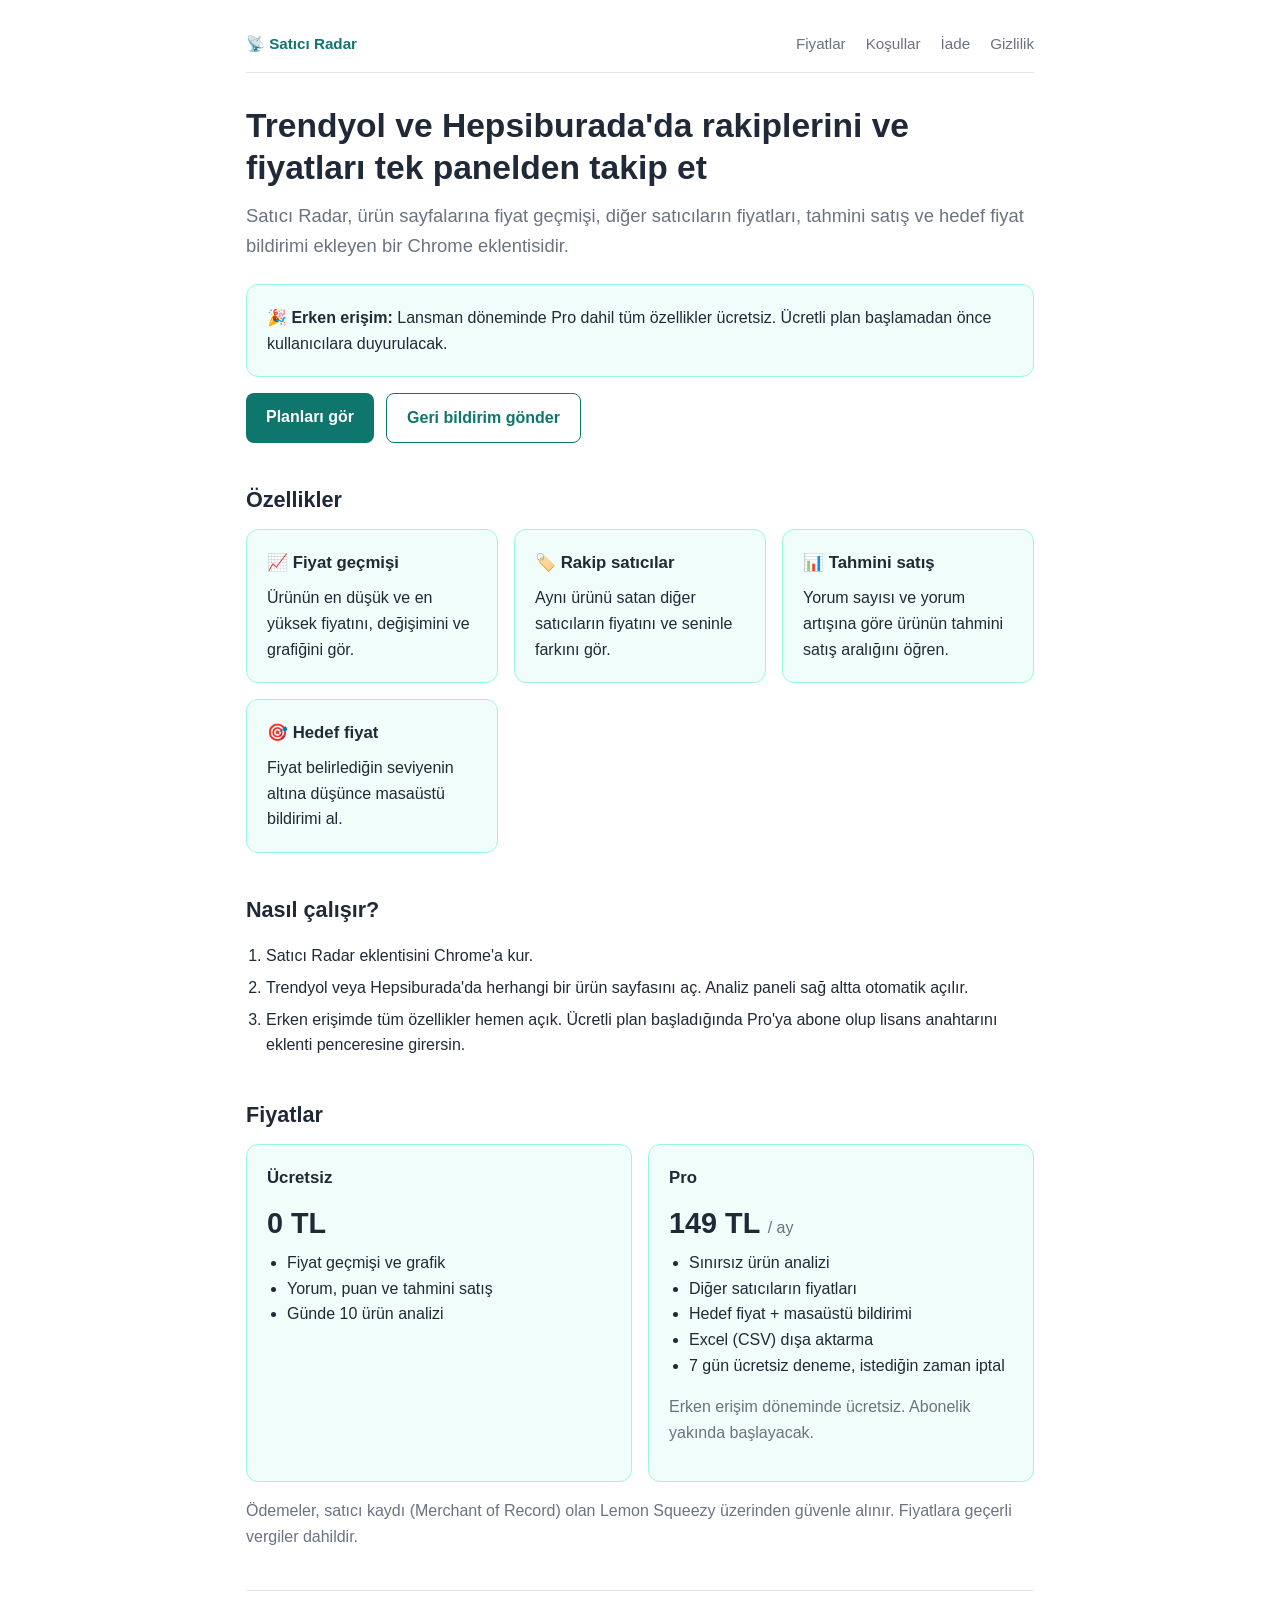
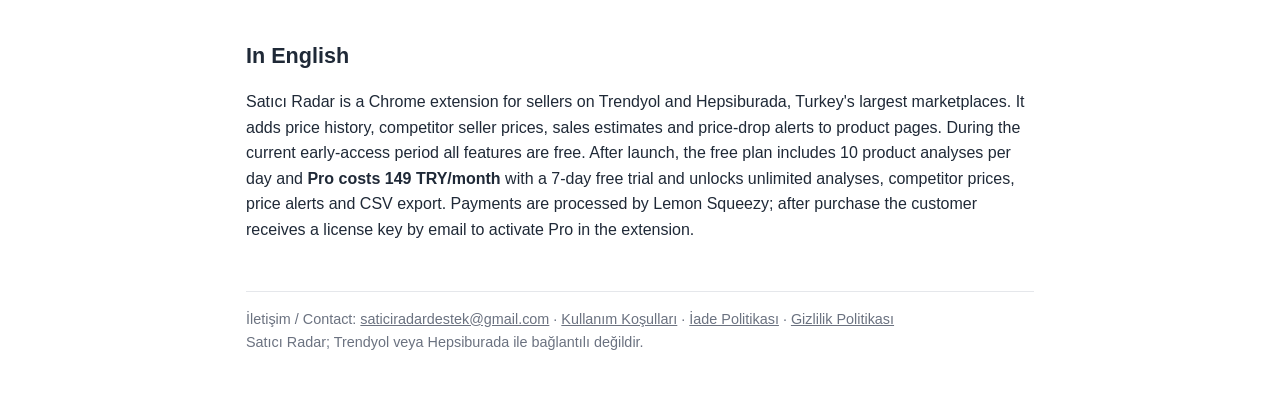
<file: index.html>
<!doctype html>
<html lang="tr">
<head>
  <meta charset="utf-8">
  <meta name="viewport" content="width=device-width, initial-scale=1">
  <title>Satıcı Radar</title>
  <meta name="description" content="Trendyol ve Hepsiburada satıcıları için Chrome eklentisi: fiyat geçmişi, rakip satıcı fiyatları, tahmini satış ve hedef fiyat bildirimi.">
  <link rel="stylesheet" href="style.css">
</head>
<body>
  <main>
    <nav>
      <a class="logo" href="./">📡 Satıcı Radar</a>
      <a href="#fiyatlar">Fiyatlar</a>
      <a href="terms.html">Koşullar</a>
      <a href="refund.html">İade</a>
      <a href="privacy.html">Gizlilik</a>
    </nav>

    <h1>Trendyol ve Hepsiburada'da rakiplerini ve fiyatları tek panelden takip et</h1>
    <p class="lead">Satıcı Radar, ürün sayfalarına fiyat geçmişi, diğer satıcıların fiyatları, tahmini satış ve hedef fiyat bildirimi ekleyen bir Chrome eklentisidir.</p>
    <div class="card"><b>🎉 Erken erişim:</b> Lansman döneminde Pro dahil tüm özellikler ücretsiz. Ücretli plan başlamadan önce kullanıcılara duyurulacak.</div>
    <div class="actions" style="margin-top:16px">
      <a class="btn" href="#fiyatlar">Planları gör</a>
      <a class="btn secondary" href="mailto:saticiradardestek@gmail.com">Geri bildirim gönder</a>
    </div>

    <h2>Özellikler</h2>
    <div class="grid">
      <div class="card"><h3>📈 Fiyat geçmişi</h3>Ürünün en düşük ve en yüksek fiyatını, değişimini ve grafiğini gör.</div>
      <div class="card"><h3>🏷️ Rakip satıcılar</h3>Aynı ürünü satan diğer satıcıların fiyatını ve seninle farkını gör.</div>
      <div class="card"><h3>📊 Tahmini satış</h3>Yorum sayısı ve yorum artışına göre ürünün tahmini satış aralığını öğren.</div>
      <div class="card"><h3>🎯 Hedef fiyat</h3>Fiyat belirlediğin seviyenin altına düşünce masaüstü bildirimi al.</div>
    </div>

    <h2>Nasıl çalışır?</h2>
    <ol class="steps">
      <li>Satıcı Radar eklentisini Chrome'a kur.</li>
      <li>Trendyol veya Hepsiburada'da herhangi bir ürün sayfasını aç. Analiz paneli sağ altta otomatik açılır.</li>
      <li>Erken erişimde tüm özellikler hemen açık. Ücretli plan başladığında Pro'ya abone olup lisans anahtarını eklenti penceresine girersin.</li>
    </ol>

    <h2 id="fiyatlar">Fiyatlar</h2>
    <div class="grid">
      <section class="card">
        <h3>Ücretsiz</h3>
        <div class="price">0 TL</div>
        <ul>
          <li>Fiyat geçmişi ve grafik</li>
          <li>Yorum, puan ve tahmini satış</li>
          <li>Günde 10 ürün analizi</li>
        </ul>
      </section>
      <section class="card">
        <h3>Pro</h3>
        <div class="price">149 TL <small>/ ay</small></div>
        <ul>
          <li>Sınırsız ürün analizi</li>
          <li>Diğer satıcıların fiyatları</li>
          <li>Hedef fiyat + masaüstü bildirimi</li>
          <li>Excel (CSV) dışa aktarma</li>
          <li>7 gün ücretsiz deneme, istediğin zaman iptal</li>
        </ul>
        <p class="muted">Erken erişim döneminde ücretsiz. Abonelik yakında başlayacak.</p>
      </section>
    </div>
    <p class="muted">Ödemeler, satıcı kaydı (Merchant of Record) olan Lemon Squeezy üzerinden güvenle alınır. Fiyatlara geçerli vergiler dahildir.</p>

    <section class="en" lang="en">
      <h2>In English</h2>
      <p>Satıcı Radar is a Chrome extension for sellers on Trendyol and Hepsiburada, Turkey's largest marketplaces.
      It adds price history, competitor seller prices, sales estimates and price-drop alerts to product pages.
      During the current early-access period all features are free. After launch, the free plan includes 10 product analyses per day and <b>Pro costs 149 TRY/month</b> with a 7-day free trial
      and unlocks unlimited analyses, competitor prices, price alerts and CSV export. Payments are processed by Lemon Squeezy;
      after purchase the customer receives a license key by email to activate Pro in the extension.</p>
    </section>

    <footer>
      İletişim / Contact: <a href="mailto:saticiradardestek@gmail.com">saticiradardestek@gmail.com</a> ·
      <a href="terms.html">Kullanım Koşulları</a> · <a href="refund.html">İade Politikası</a> · <a href="privacy.html">Gizlilik Politikası</a><br>
      Satıcı Radar; Trendyol veya Hepsiburada ile bağlantılı değildir.
    </footer>
  </main>
</body>
</html>
</file>
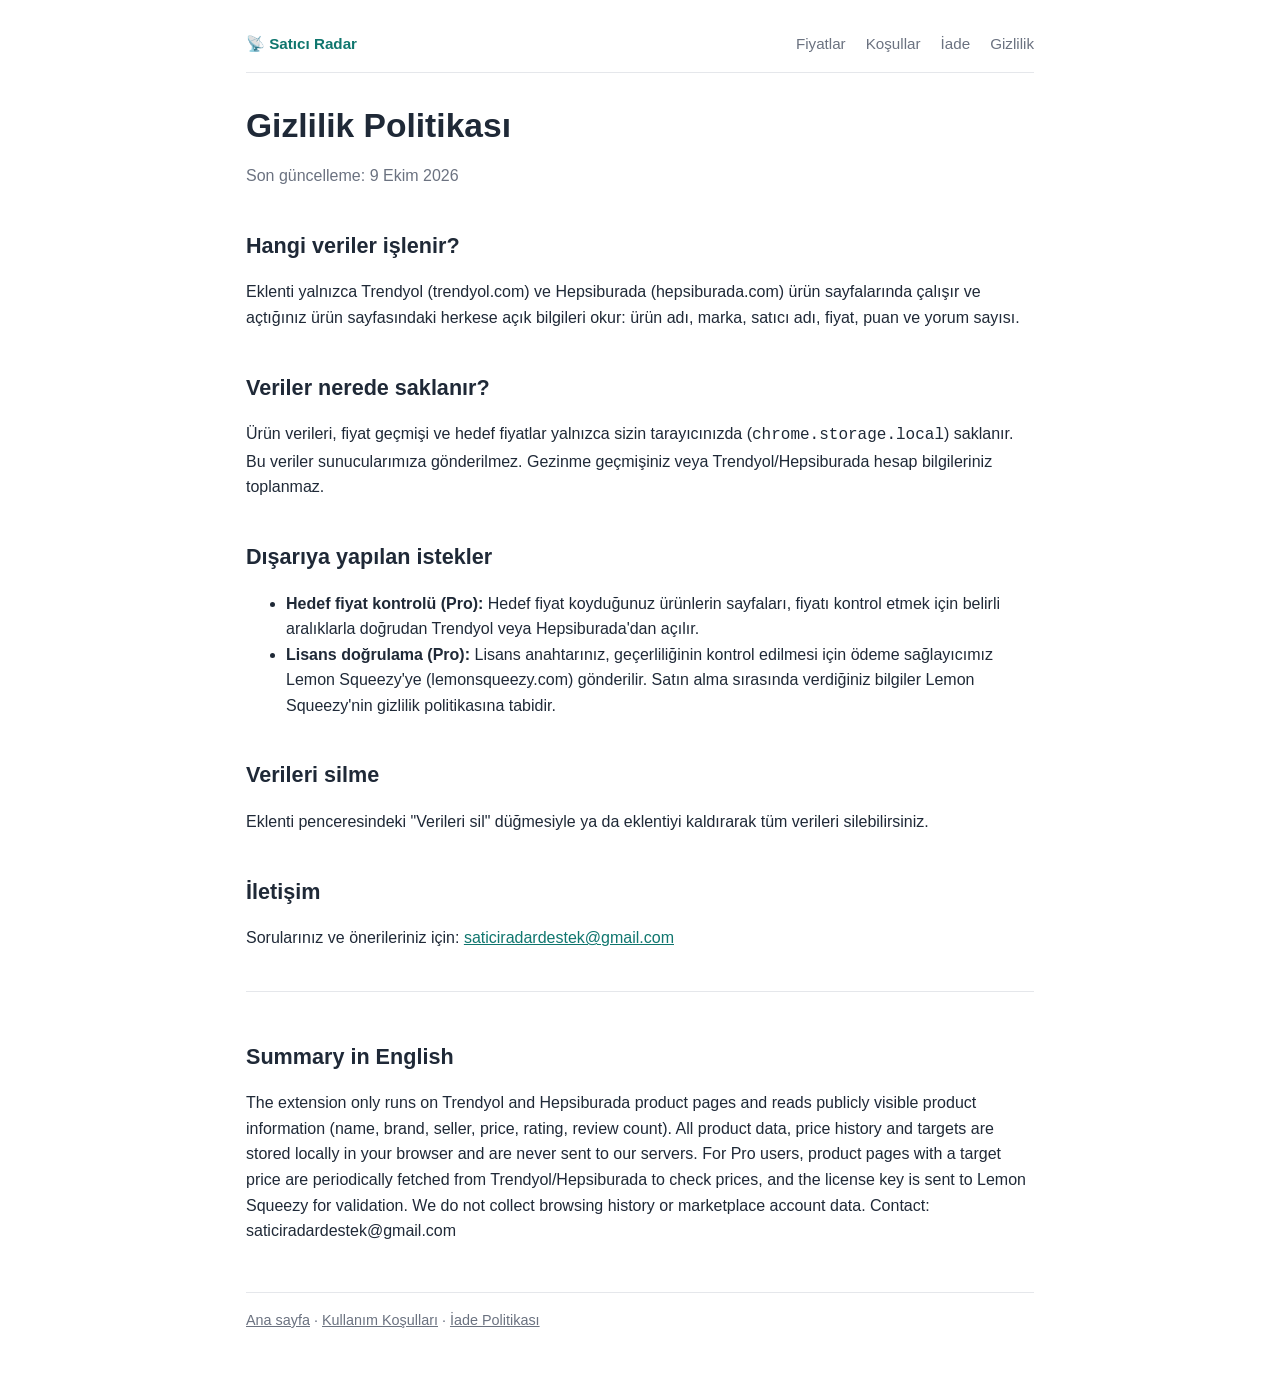
<file: privacy.html>
<!doctype html>
<html lang="tr">
<head>
  <meta charset="utf-8">
  <meta name="viewport" content="width=device-width, initial-scale=1">
  <title>Gizlilik Politikası – Satıcı Radar</title>
  <link rel="stylesheet" href="style.css">
</head>
<body>
  <main>
    <nav>
      <a class="logo" href="./">📡 Satıcı Radar</a>
      <a href="./#fiyatlar">Fiyatlar</a>
      <a href="terms.html">Koşullar</a>
      <a href="refund.html">İade</a>
      <a href="privacy.html">Gizlilik</a>
    </nav>

    <h1>Gizlilik Politikası</h1>
    <p class="muted">Son güncelleme: 9 Ekim 2026</p>

    <h2>Hangi veriler işlenir?</h2>
    <p>Eklenti yalnızca Trendyol (trendyol.com) ve Hepsiburada (hepsiburada.com) ürün sayfalarında çalışır ve
    açtığınız ürün sayfasındaki herkese açık bilgileri okur: ürün adı, marka, satıcı adı, fiyat, puan ve yorum sayısı.</p>

    <h2>Veriler nerede saklanır?</h2>
    <p>Ürün verileri, fiyat geçmişi ve hedef fiyatlar yalnızca sizin tarayıcınızda (<code>chrome.storage.local</code>) saklanır.
    Bu veriler sunucularımıza gönderilmez. Gezinme geçmişiniz veya Trendyol/Hepsiburada hesap bilgileriniz toplanmaz.</p>

    <h2>Dışarıya yapılan istekler</h2>
    <ul>
      <li><b>Hedef fiyat kontrolü (Pro):</b> Hedef fiyat koyduğunuz ürünlerin sayfaları, fiyatı kontrol etmek için
      belirli aralıklarla doğrudan Trendyol veya Hepsiburada'dan açılır.</li>
      <li><b>Lisans doğrulama (Pro):</b> Lisans anahtarınız, geçerliliğinin kontrol edilmesi için ödeme sağlayıcımız
      Lemon Squeezy'ye (lemonsqueezy.com) gönderilir. Satın alma sırasında verdiğiniz bilgiler Lemon Squeezy'nin
      gizlilik politikasına tabidir.</li>
    </ul>

    <h2>Verileri silme</h2>
    <p>Eklenti penceresindeki "Verileri sil" düğmesiyle ya da eklentiyi kaldırarak tüm verileri silebilirsiniz.</p>

    <h2>İletişim</h2>
    <p>Sorularınız ve önerileriniz için: <a href="mailto:saticiradardestek@gmail.com">saticiradardestek@gmail.com</a></p>

    <section class="en" lang="en">
      <h2>Summary in English</h2>
      <p>The extension only runs on Trendyol and Hepsiburada product pages and reads publicly visible product information
      (name, brand, seller, price, rating, review count). All product data, price history and targets are stored locally in your
      browser and are never sent to our servers. For Pro users, product pages with a target price are periodically fetched from
      Trendyol/Hepsiburada to check prices, and the license key is sent to Lemon Squeezy for validation. We do not collect browsing
      history or marketplace account data. Contact: saticiradardestek@gmail.com</p>
    </section>

    <footer>
      <a href="./">Ana sayfa</a> · <a href="terms.html">Kullanım Koşulları</a> · <a href="refund.html">İade Politikası</a>
    </footer>
  </main>
</body>
</html>
</file>
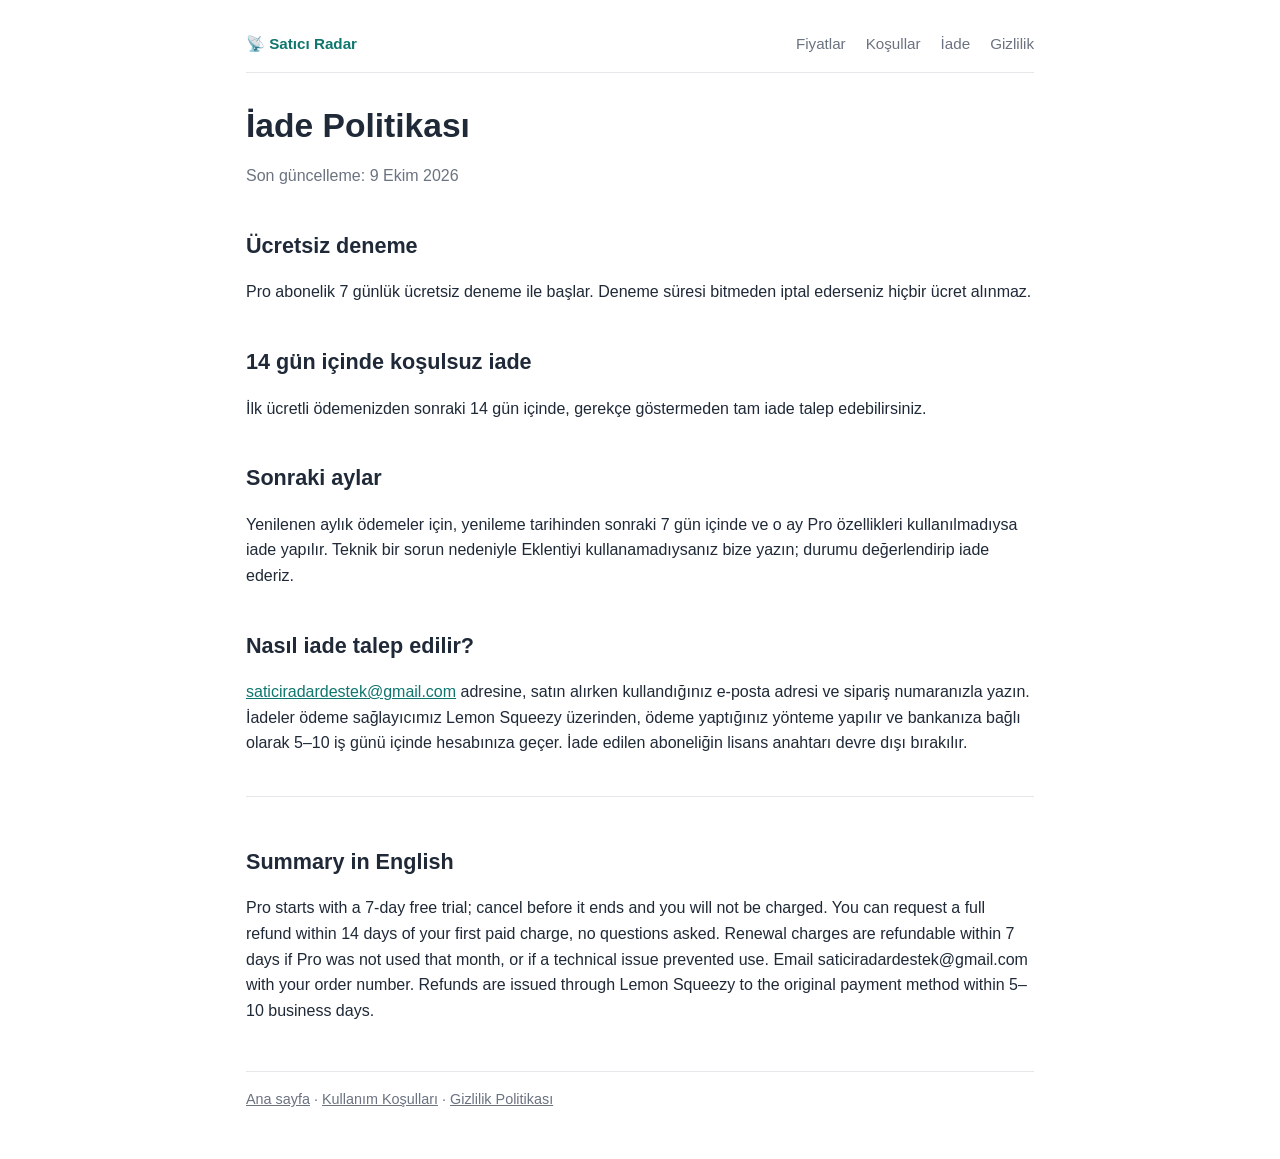
<file: refund.html>
<!doctype html>
<html lang="tr">
<head>
  <meta charset="utf-8">
  <meta name="viewport" content="width=device-width, initial-scale=1">
  <title>İade Politikası – Satıcı Radar</title>
  <link rel="stylesheet" href="style.css">
</head>
<body>
  <main>
    <nav>
      <a class="logo" href="./">📡 Satıcı Radar</a>
      <a href="./#fiyatlar">Fiyatlar</a>
      <a href="terms.html">Koşullar</a>
      <a href="refund.html">İade</a>
      <a href="privacy.html">Gizlilik</a>
    </nav>

    <h1>İade Politikası</h1>
    <p class="muted">Son güncelleme: 9 Ekim 2026</p>

    <h2>Ücretsiz deneme</h2>
    <p>Pro abonelik 7 günlük ücretsiz deneme ile başlar. Deneme süresi bitmeden iptal ederseniz hiçbir ücret alınmaz.</p>

    <h2>14 gün içinde koşulsuz iade</h2>
    <p>İlk ücretli ödemenizden sonraki 14 gün içinde, gerekçe göstermeden tam iade talep edebilirsiniz.</p>

    <h2>Sonraki aylar</h2>
    <p>Yenilenen aylık ödemeler için, yenileme tarihinden sonraki 7 gün içinde ve o ay Pro özellikleri kullanılmadıysa iade yapılır.
    Teknik bir sorun nedeniyle Eklentiyi kullanamadıysanız bize yazın; durumu değerlendirip iade ederiz.</p>

    <h2>Nasıl iade talep edilir?</h2>
    <p><a href="mailto:saticiradardestek@gmail.com">saticiradardestek@gmail.com</a> adresine, satın alırken kullandığınız
    e-posta adresi ve sipariş numaranızla yazın. İadeler ödeme sağlayıcımız Lemon Squeezy üzerinden, ödeme yaptığınız yönteme
    yapılır ve bankanıza bağlı olarak 5–10 iş günü içinde hesabınıza geçer. İade edilen aboneliğin lisans anahtarı devre dışı bırakılır.</p>

    <section class="en" lang="en">
      <h2>Summary in English</h2>
      <p>Pro starts with a 7-day free trial; cancel before it ends and you will not be charged. You can request a full refund
      within 14 days of your first paid charge, no questions asked. Renewal charges are refundable within 7 days if Pro was not used
      that month, or if a technical issue prevented use. Email saticiradardestek@gmail.com with your order number. Refunds are issued
      through Lemon Squeezy to the original payment method within 5–10 business days.</p>
    </section>

    <footer>
      <a href="./">Ana sayfa</a> · <a href="terms.html">Kullanım Koşulları</a> · <a href="privacy.html">Gizlilik Politikası</a>
    </footer>
  </main>
</body>
</html>
</file>
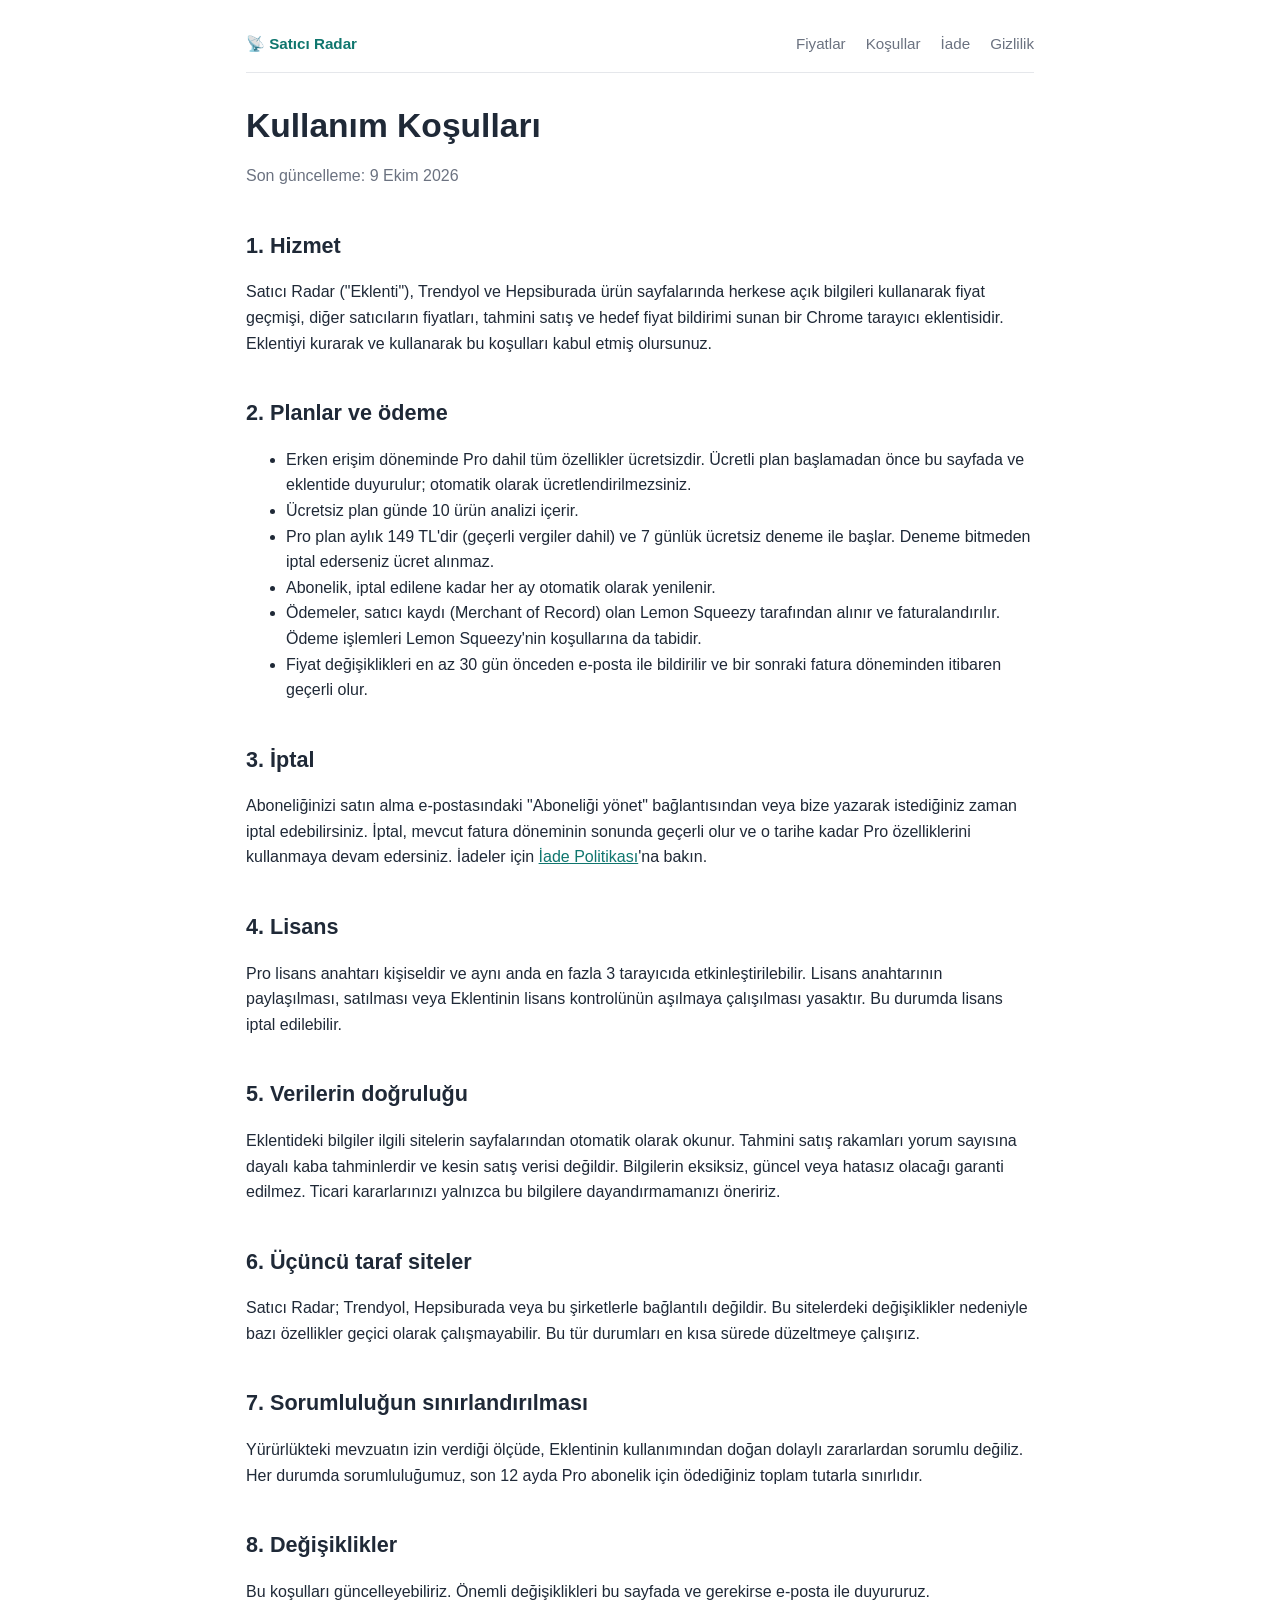
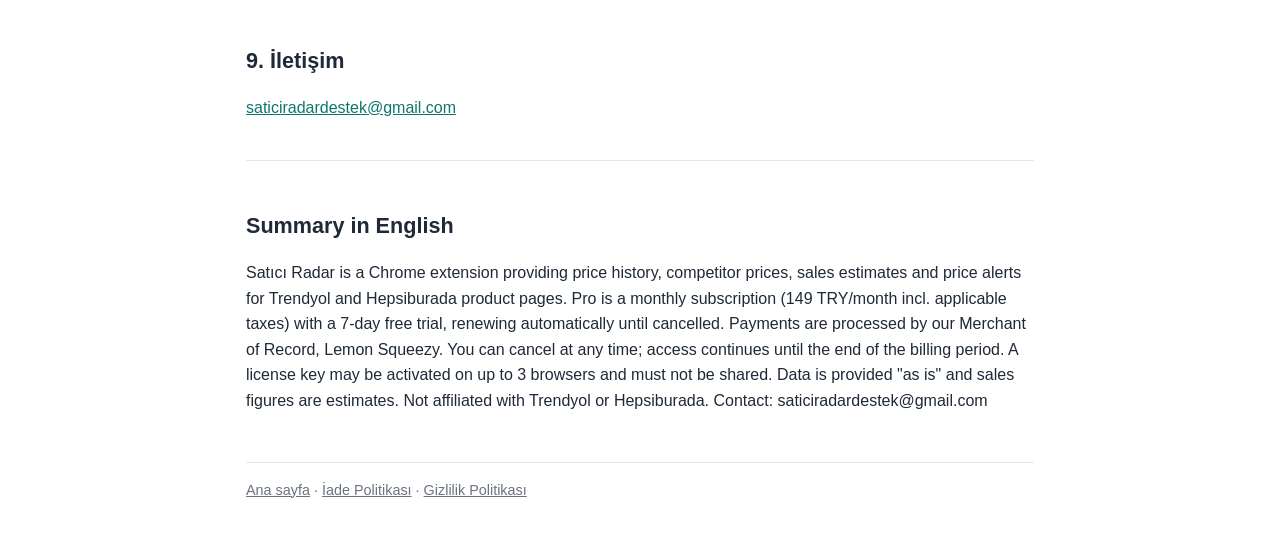
<file: terms.html>
<!doctype html>
<html lang="tr">
<head>
  <meta charset="utf-8">
  <meta name="viewport" content="width=device-width, initial-scale=1">
  <title>Kullanım Koşulları – Satıcı Radar</title>
  <link rel="stylesheet" href="style.css">
</head>
<body>
  <main>
    <nav>
      <a class="logo" href="./">📡 Satıcı Radar</a>
      <a href="./#fiyatlar">Fiyatlar</a>
      <a href="terms.html">Koşullar</a>
      <a href="refund.html">İade</a>
      <a href="privacy.html">Gizlilik</a>
    </nav>

    <h1>Kullanım Koşulları</h1>
    <p class="muted">Son güncelleme: 9 Ekim 2026</p>

    <h2>1. Hizmet</h2>
    <p>Satıcı Radar ("Eklenti"), Trendyol ve Hepsiburada ürün sayfalarında herkese açık bilgileri kullanarak fiyat geçmişi,
    diğer satıcıların fiyatları, tahmini satış ve hedef fiyat bildirimi sunan bir Chrome tarayıcı eklentisidir.
    Eklentiyi kurarak ve kullanarak bu koşulları kabul etmiş olursunuz.</p>

    <h2>2. Planlar ve ödeme</h2>
    <ul>
      <li>Erken erişim döneminde Pro dahil tüm özellikler ücretsizdir. Ücretli plan başlamadan önce bu sayfada ve eklentide duyurulur; otomatik olarak ücretlendirilmezsiniz.</li>
      <li>Ücretsiz plan günde 10 ürün analizi içerir.</li>
      <li>Pro plan aylık 149 TL'dir (geçerli vergiler dahil) ve 7 günlük ücretsiz deneme ile başlar. Deneme bitmeden iptal ederseniz ücret alınmaz.</li>
      <li>Abonelik, iptal edilene kadar her ay otomatik olarak yenilenir.</li>
      <li>Ödemeler, satıcı kaydı (Merchant of Record) olan Lemon Squeezy tarafından alınır ve faturalandırılır. Ödeme işlemleri Lemon Squeezy'nin koşullarına da tabidir.</li>
      <li>Fiyat değişiklikleri en az 30 gün önceden e-posta ile bildirilir ve bir sonraki fatura döneminden itibaren geçerli olur.</li>
    </ul>

    <h2>3. İptal</h2>
    <p>Aboneliğinizi satın alma e-postasındaki "Aboneliği yönet" bağlantısından veya bize yazarak istediğiniz zaman iptal edebilirsiniz.
    İptal, mevcut fatura döneminin sonunda geçerli olur ve o tarihe kadar Pro özelliklerini kullanmaya devam edersiniz.
    İadeler için <a href="refund.html">İade Politikası</a>'na bakın.</p>

    <h2>4. Lisans</h2>
    <p>Pro lisans anahtarı kişiseldir ve aynı anda en fazla 3 tarayıcıda etkinleştirilebilir. Lisans anahtarının paylaşılması,
    satılması veya Eklentinin lisans kontrolünün aşılmaya çalışılması yasaktır. Bu durumda lisans iptal edilebilir.</p>

    <h2>5. Verilerin doğruluğu</h2>
    <p>Eklentideki bilgiler ilgili sitelerin sayfalarından otomatik olarak okunur. Tahmini satış rakamları yorum sayısına dayalı
    kaba tahminlerdir ve kesin satış verisi değildir. Bilgilerin eksiksiz, güncel veya hatasız olacağı garanti edilmez.
    Ticari kararlarınızı yalnızca bu bilgilere dayandırmamanızı öneririz.</p>

    <h2>6. Üçüncü taraf siteler</h2>
    <p>Satıcı Radar; Trendyol, Hepsiburada veya bu şirketlerle bağlantılı değildir. Bu sitelerdeki değişiklikler nedeniyle bazı
    özellikler geçici olarak çalışmayabilir. Bu tür durumları en kısa sürede düzeltmeye çalışırız.</p>

    <h2>7. Sorumluluğun sınırlandırılması</h2>
    <p>Yürürlükteki mevzuatın izin verdiği ölçüde, Eklentinin kullanımından doğan dolaylı zararlardan sorumlu değiliz.
    Her durumda sorumluluğumuz, son 12 ayda Pro abonelik için ödediğiniz toplam tutarla sınırlıdır.</p>

    <h2>8. Değişiklikler</h2>
    <p>Bu koşulları güncelleyebiliriz. Önemli değişiklikleri bu sayfada ve gerekirse e-posta ile duyururuz.</p>

    <h2>9. İletişim</h2>
    <p><a href="mailto:saticiradardestek@gmail.com">saticiradardestek@gmail.com</a></p>

    <section class="en" lang="en">
      <h2>Summary in English</h2>
      <p>Satıcı Radar is a Chrome extension providing price history, competitor prices, sales estimates and price alerts for
      Trendyol and Hepsiburada product pages. Pro is a monthly subscription (149 TRY/month incl. applicable taxes) with a 7-day free trial,
      renewing automatically until cancelled. Payments are processed by our Merchant of Record, Lemon Squeezy. You can cancel at any time;
      access continues until the end of the billing period. A license key may be activated on up to 3 browsers and must not be shared.
      Data is provided "as is" and sales figures are estimates. Not affiliated with Trendyol or Hepsiburada.
      Contact: saticiradardestek@gmail.com</p>
    </section>

    <footer>
      <a href="./">Ana sayfa</a> · <a href="refund.html">İade Politikası</a> · <a href="privacy.html">Gizlilik Politikası</a>
    </footer>
  </main>
</body>
</html>
</file>
<file: style.css>
:root { --bg: #ffffff; --fg: #1f2937; --muted: #6b7280; --brand: #0f766e; --on-brand: #ffffff; --card: #f0fdfa; --border: #99f6e4; --line: #e5e7eb; }
@media (prefers-color-scheme: dark) {
  :root { --bg: #0b1514; --fg: #e5e7eb; --muted: #9ca3af; --brand: #2dd4bf; --on-brand: #0b1514; --card: #102624; --border: #1f4f4a; --line: #1f2937; }
}
* { box-sizing: border-box; }
body { margin: 0; background: var(--bg); color: var(--fg); font: 16px/1.6 -apple-system, "Segoe UI", Roboto, sans-serif; }
main { max-width: 820px; margin: 0 auto; padding: 32px 16px 48px; }
nav { display: flex; flex-wrap: wrap; gap: 8px 20px; align-items: center; padding-bottom: 16px; border-bottom: 1px solid var(--line); margin-bottom: 32px; }
nav .logo { font-weight: 700; color: var(--brand); text-decoration: none; margin-right: auto; }
nav a { color: var(--muted); text-decoration: none; font-size: .95rem; }
nav a:hover { color: var(--brand); }
h1 { font-size: 2.1rem; line-height: 1.25; margin: 0 0 12px; }
h2 { font-size: 1.35rem; margin: 40px 0 12px; }
h3 { font-size: 1.05rem; margin: 0 0 8px; }
.lead { font-size: 1.15rem; color: var(--muted); margin: 0 0 24px; }
.muted { color: var(--muted); }
.grid { display: grid; grid-template-columns: repeat(auto-fit, minmax(230px, 1fr)); gap: 16px; }
.card { background: var(--card); border: 1px solid var(--border); border-radius: 12px; padding: 20px; }
.card ul { margin: 0; padding-left: 20px; }
.price { font-size: 1.8rem; font-weight: 700; margin: 4px 0; }
.price small { font-size: 1rem; font-weight: 400; color: var(--muted); }
.btn { display: inline-block; padding: 11px 20px; border-radius: 8px; background: var(--brand); color: var(--on-brand); text-decoration: none; font-weight: 600; }
.btn.secondary { background: transparent; color: var(--brand); border: 1px solid var(--brand); }
.actions { display: flex; flex-wrap: wrap; gap: 12px; margin: 8px 0 8px; }
ol.steps { padding-left: 20px; }
ol.steps li { margin-bottom: 6px; }
.en { border-top: 1px solid var(--line); margin-top: 40px; padding-top: 8px; }
footer { margin-top: 48px; padding-top: 16px; border-top: 1px solid var(--line); color: var(--muted); font-size: .9rem; }
footer a { color: var(--muted); }
a { color: var(--brand); }
</file>
